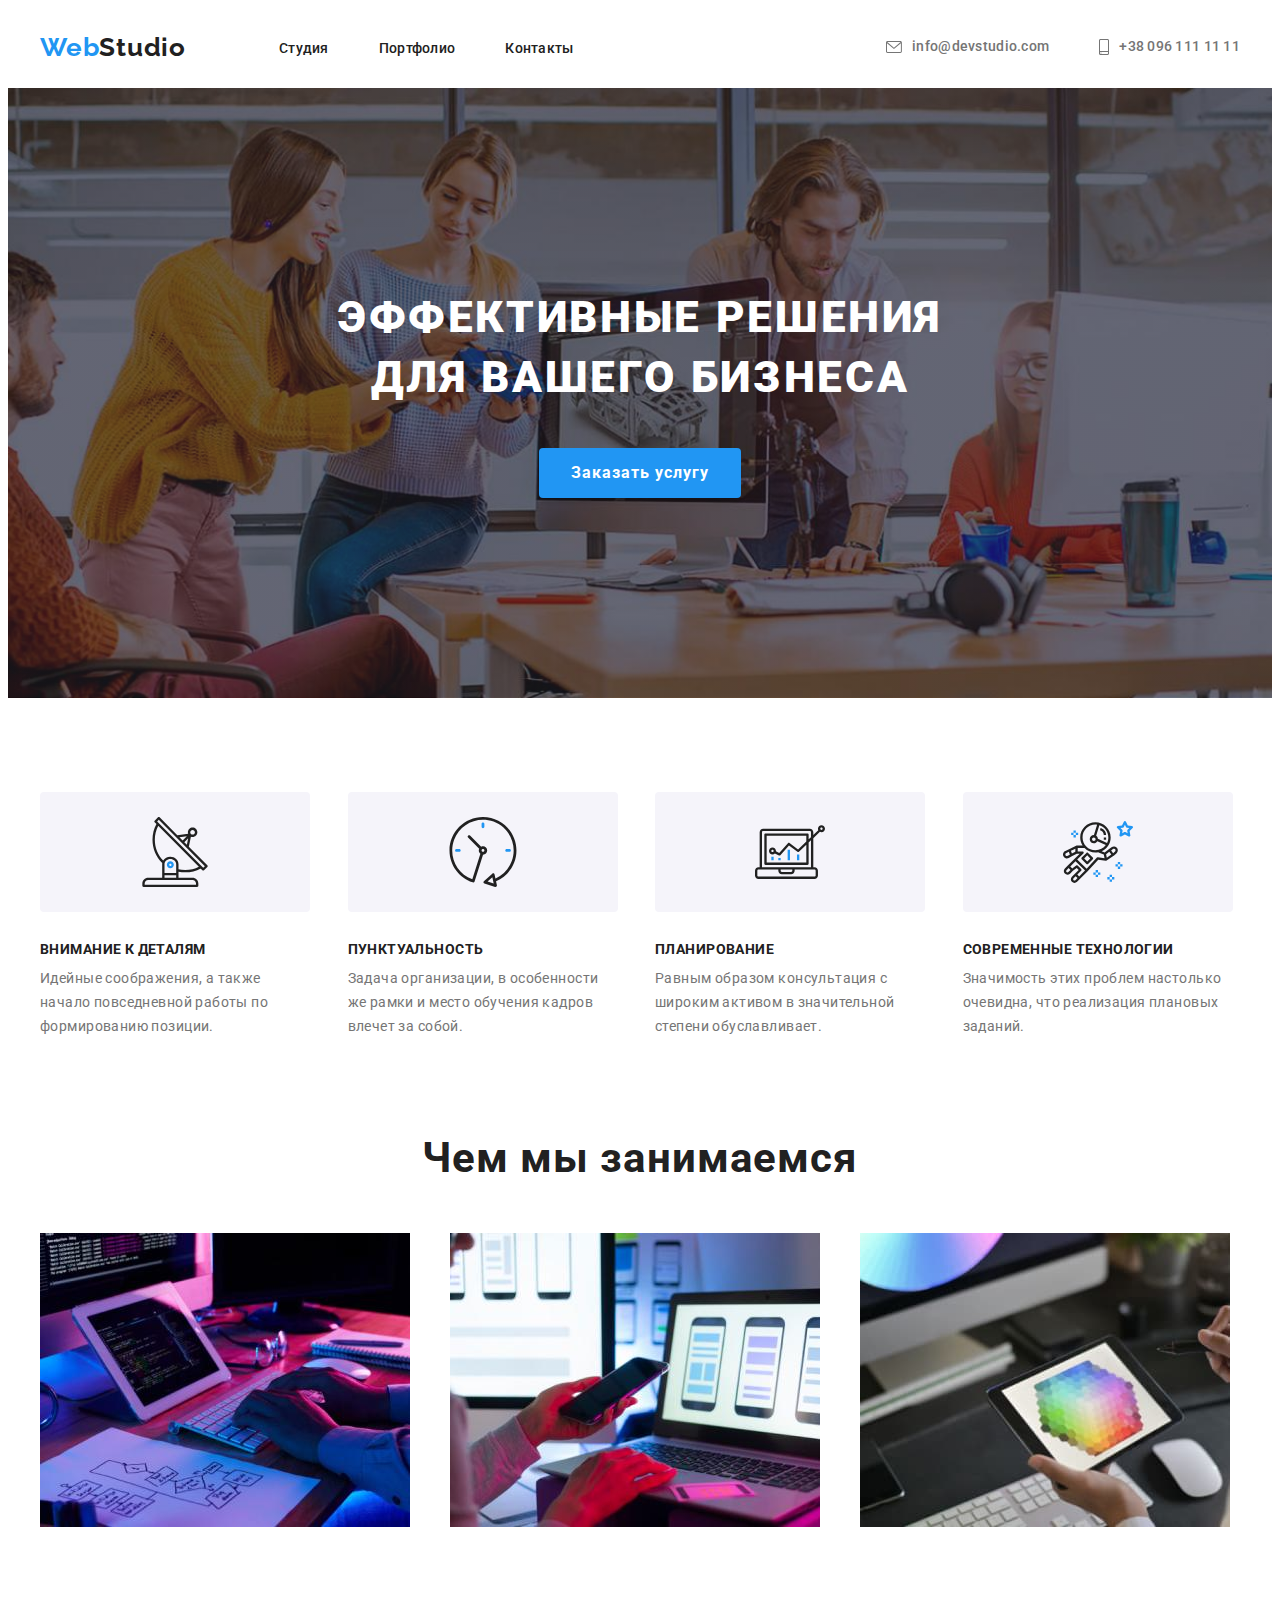
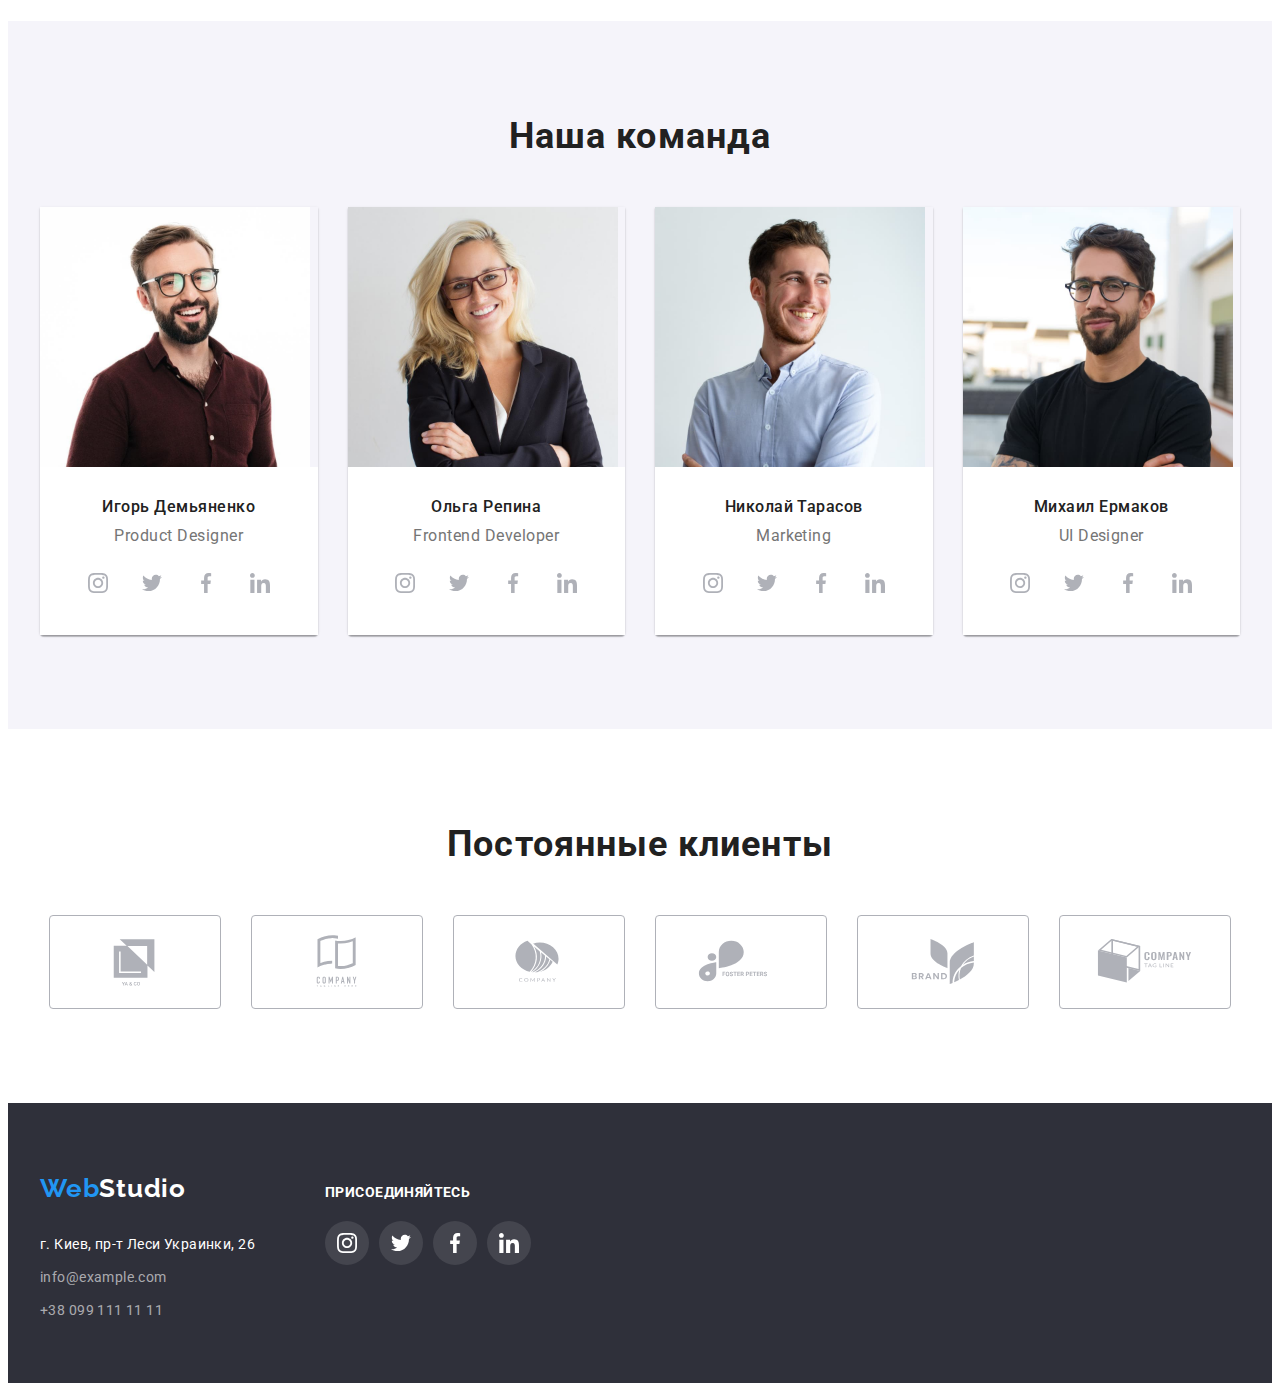
<file: index.html>
<!DOCTYPE html>
<html lang="ru">
<head>
    <meta charset="UTF-8">
    <meta http-equiv="X-UA-Compatible" content="IE=edge">
    <meta name="viewport" content="width=device-width, initial-scale=1.0">
    <title>WebStudio</title>
    <link rel="preconnect" href="https://fonts.googleapis.com">
    <link rel="preconnect" href="https://fonts.gstatic.com" crossorigin>
    <link href="https://fonts.googleapis.com/css2?family=Raleway:wght@700&family=Roboto:wght@400;500;700;900&display=swap" rel="stylesheet">
    <link rel="stylesheet" href="https://cdnjs.cloudflare.com/ajax/libs/modern-normalize/1.1.0/modern-normalize.min.css" integrity="sha512-wpPYUAdjBVSE4KJnH1VR1HeZfpl1ub8YT/NKx4PuQ5NmX2tKuGu6U/JRp5y+Y8XG2tV+wKQpNHVUX03MfMFn9Q==" crossorigin="anonymous" referrerpolicy="no-referrer" />
    <link rel="stylesheet" href="./css/styles.css">
</head>
<body>
    <header class="header">
        <div class="container header-container">
            <nav class="header-nav">
            <a lang="en" href="index.html" class="header-logo link">
                <span class="web link">Web</span>Studio
            </a>
            <ul class="list menu-list">
                <li class="menu-item"><a class="menu-link link" href="./index.html">Студия</a></li>
                <li class="menu-item"><a class="menu-link link" href="./portfolio.html">Портфолио</a></li>
                <li class="menu-item"><a class="menu-link link" href="">Контакты</a></li>
            </ul>
            </nav>
            <div class="header-connect">
            <ul class="list nav-adress">
                <li class="nav-item">
                    <a class="header-mail link nav-connect" href="mailto:info@devstudio.com">
                        <svg class="icon-mail" width="16" height="12">
                            <use href="./images/mail-tel.svg#icon-mail"></use>
                        </svg>
                        info@devstudio.com</a></li>
                <li class="nav-item">
                    <a class="header-tel link nav-connect" href="tel:+380961111111">
                        <svg class="icon-mail" width="10" height="16">
                            <use href="./images/mail-tel.svg#icon-tell"></use>
                        </svg>
                        +38 096 111 11 11</a></li>
            </ul>
            </div>
        </div>
        </header>
    <main>
        <section class="hero">
        <div class="container hero-container">
            <h1 class="headlines hero-headlines">Эффективные решения <br /> для вашего бизнеса</h1>
            <button class="button-service button-hero" type="button">Заказать услугу</button>
        </div>            
        </section>

        <section class="about">
            <div class="container about-container">
            <ul class="hero-list list about-list">
                <li class="hero-menu about-item">
                    <div class="hero-icon-list"> 
                    <svg class="hero-icon-item">
                        <use 
                        href="./images/sprite.svg#icon-antenna">
                        </use>
                    </svg>
                    </div>
                    <h3 class="hero-item about-headlines">Внимание к деталям</h3>
                    <p class="hero-pages hero-after-title">Идейные соображения, а также начало повседневной работы по формированию позиции.</p>      
                </li >
                <li class="hero-menu about-item">
                    <div class="hero-icon-list"> 
                        <svg class="hero-icon-item">
                            <use 
                            href="./images/sprite.svg#icon-clock">
                            </use>
                        </svg>
                        </div>
                    <h3 class="hero-item about-headlines">Пунктуальность</h3>
                    <p class="hero-pages hero-after-title">Задача организации, в особенности же рамки и место обучения кадров влечет за собой.</p>      
                </li>
                <li class="hero-menu about-item">
                    <div class="hero-icon-list"> 
                        <svg class="hero-icon-item">
                            <use 
                            href="./images/sprite.svg#icon-diagram">
                            </use>
                        </svg>
                        </div>
                    <h3 class="hero-item about-headlines">Планирование</h3>
                    <p class="hero-pages hero-after-title">Равным образом консультация с широким активом в значительной степени обуславливает.</p>      
                </li>
                <li class="hero-menu about-item">
                    <div class="hero-icon-list"> 
                        <svg class="hero-icon-item">
                            <use 
                            href="./images/sprite.svg#icon-astronaut">
                            </use>
                        </svg>
                        </div>
                    <h3 class="hero-item about-headlines">Современные технологии</h3>
                    <p class="hero-pages hero-after-title">Значимость этих проблем настолько очевидна, что реализация плановых заданий.</p>      
                </li>
            </ul>
            </div>
        </section>
        <section class="activity">
            <div class="container activity-container">
            <ul class="activity-list list activity-menu">
                <li class="activity-item about-activity-item">
                    <h3 class="activity-headlines">Чем мы занимаемся</h3>
                </li>
            </ul>
            <ul class="photo-list list">
                <li class="activity-photo">
                    <img src="./images/img1.jpg"
                    alt="програмирование" 
                    width="370" />
                </li>
                <li class="activity-photo">
                    <img src="./images/img2.jpg" 
                    alt="мобильные версии" 
                    width="370" />
                </li>
                <li class="activity-photo">
                    <img src="./images/img3.jpg" 
                    alt="дизайн" 
                    width="370" />
                </li>
            </ul>
            </div>
        </section>
        <section class="team">
            <div class="container team-container">
            <h2 class="headline-teams about-teams">Наша команда</h2>
            <ul class="teams-list list teams-menu">
                <li class="team-photo">
                    <img 
                    src="./images/masters-img-1.jpg" 
                    alt="Игорь Демьяненко" 
                    width="270" 
                    />
                    <div class="team-photo-description">
                    <h3 class="headline-team">
                        Игорь Демьяненко
                    </h3>
                    <p class="team-pages" lang="en">
                        Product Designer
                    </p>
                    <ul class="team-social social-list list">
                        <li class="team-icon-item">
                            <a  href="" class="team-link">
                            <svg class="team-icon-svg" width="20" height="20">
                                <use 
                                href="./images/social-link.svg#icon-instagram">
                                </use>
                            </svg>
                        </a>
                        </li>
                        <li class="team-icon-item">
                            <a  href="" class="team-link">
                            <svg class="team-icon-svg" width="20" height="20">
                                <use 
                                href="./images/social-link.svg#icon-twitter">
                                </use>
                            </svg>
                        </a>
                        </li>
                        <li class="team-icon-item">
                            <a  href="" class="team-link">
                            <svg class="team-icon-svg" width="20" height="20">
                                <use 
                                href="./images/social-link.svg#icon-facebook">
                                </use>
                            </svg>
                        </a>
                        </li>
                        <li class="team-icon-item">
                            <a  href="" class="team-link">
                            <svg class="team-icon-svg" width="20" height="20">
                                <use 
                                href="./images/social-link.svg#icon-linkedin">
                                </use>
                            </svg>
                        </a>
                        </li>
                    </ul>
                    </div>
                </li>
                <li class="team-photo">
                    <img 
                    src="./images/masters-img-2.jpg" 
                    alt="Ольга Репина" 
                    width="270" 
                    />
                <div class="team-photo-description">
                    <h3 class="headline-team">
                        Ольга Репина
                    </h3>
                    <p class="team-pages" lang="en">
                        Frontend Developer
                    </p>
                    <ul class="team-social social-list list">
                        <li class="team-icon-item">
                            <a  href="" class="team-link">
                            <svg class="team-icon-svg" width="20" height="20">
                                <use 
                                href="./images/social-link.svg#icon-instagram">
                                </use>
                            </svg>
                        </a>
                        </li>
                        <li class="team-icon-item">
                            <a  href="" class="team-link">
                            <svg class="team-icon-svg" width="20" height="20">
                                <use 
                                href="./images/social-link.svg#icon-twitter">
                                </use>
                            </svg>
                        </a>
                        </li>
                        <li class="team-icon-item">
                            <a  href="" class="team-link">
                            <svg class="team-icon-svg" width="20" height="20">
                                <use 
                                href="./images/social-link.svg#icon-facebook">
                                </use>
                            </svg>
                        </a>
                        </li>
                        <li class="team-icon-item">
                            <a  href="" class="team-link">
                            <svg class="team-icon-svg" width="20" height="20">
                                <use 
                                href="./images/social-link.svg#icon-linkedin">
                                </use>
                            </svg>
                        </a>
                        </li>
                    </ul>
                </div>
                </li>
                <li class="team-photo">
                    <img 
                    src="./images/masters-img-3.jpg" 
                    alt="Николай Тарасов" 
                    width="270" 
                    />
                <div class="team-photo-description">
                    <h3 class="headline-team">
                        Николай Тарасов
                    </h3>
                    <p class="team-pages" lang="en">
                        Marketing
                    </p>
                    <ul class="team-social social-list list">
                        <li class="team-icon-item">
                            <a  href="" class="team-link">
                            <svg class="team-icon-svg" width="20" height="20">
                                <use 
                                href="./images/social-link.svg#icon-instagram">
                                </use>
                            </svg>
                        </a>
                        </li>
                        <li class="team-icon-item">
                            <a  href="" class="team-link">
                            <svg class="team-icon-svg" width="20" height="20">
                                <use 
                                href="./images/social-link.svg#icon-twitter">
                                </use>
                            </svg>
                        </a>
                        </li>
                        <li class="team-icon-item">
                            <a  href="" class="team-link">
                            <svg class="team-icon-svg" width="20" height="20">
                                <use 
                                href="./images/social-link.svg#icon-facebook">
                                </use>
                            </svg>
                        </a>
                        </li>
                        <li class="team-icon-item">
                            <a  href="" class="team-link">
                            <svg class="team-icon-svg" width="20" height="20">
                                <use 
                                href="./images/social-link.svg#icon-linkedin">
                                </use>
                            </svg>
                        </a>
                        </li>
                    </ul>
                </div>
                </li>
                <li class="team-photo">
                    <img 
                    src="./images/masters-img-4.jpg" 
                    alt="Михаил Ермаков" 
                    width="270" 
                    />
                <div class="team-photo-description">
                    <h3 class="headline-team">
                        Михаил Ермаков
                    </h3>
                    <p class="team-pages" lang="en">
                        UI Designer
                    </p>
                    <ul class="team-social social-list list">
                        <li class="team-icon-item">
                            <a  href="" class="team-link">
                            <svg class="team-icon-svg" width="20" height="20">
                                <use 
                                href="./images/social-link.svg#icon-instagram">
                                </use>
                            </svg>
                        </a>
                        </li>
                        <li class="team-icon-item">
                            <a  href="" class="team-link">
                            <svg class="team-icon-svg" width="20" height="20">
                                <use 
                                href="./images/social-link.svg#icon-twitter">
                                </use>
                            </svg>
                        </a>
                        </li>
                        <li class="team-icon-item">
                            <a  href="" class="team-link">
                            <svg class="team-icon-svg" width="20" height="20">
                                <use 
                                href="./images/social-link.svg#icon-facebook">
                                </use>
                            </svg>
                        </a>
                        </li>
                        <li class="team-icon-item">
                            <a  href="" class="team-link">
                            <svg class="team-icon-svg" width="20" height="20">
                                <use 
                                href="./images/social-link.svg#icon-linkedin">
                                </use>
                            </svg>
                        </a>
                        </li>
                    </ul>
                </div>
                </li>
            </ul>
        </div>
        </section>
        <section class="customers">
            <div class="container">
            <h2 class="headline-customers">Постоянные клиенты</h2>
            <ul class="customer-list list">
                <li class="customer-icon-list">
                    <a  href="" class="customer-link">
                    <svg class="customer-icon-item">
                        <use 
                        href="./images/customers.svg#icon-logo1">
                        </use>
                    </svg>
                </a>
                </li>
                <li class="customer-icon-list">
                    <a  href="" class="customer-link">
                    <svg class="customer-icon-item">
                        <use 
                        href="./images/customers.svg#icon-logo2">
                        </use>
                    </svg>
                </a>
                </li>
                <li class="customer-icon-list">
                    <a  href="" class="customer-link">
                    <svg class="customer-icon-item">
                        <use 
                        href="./images/customers.svg#icon-logo3">
                        </use>
                    </svg>
                </a>
                </li>
                <li class="customer-icon-list">
                    <a  href="" class="customer-link">
                    <svg class="customer-icon-item">
                        <use 
                        href="./images/customers.svg#icon-logo4">
                        </use>
                    </svg>
                </a>
                </li>
                <li class="customer-icon-list">
                    <a  href="" class="customer-link">
                    <svg class="customer-icon-item">
                        <use 
                        href="./images/customers.svg#icon-logo5">
                        </use>
                    </svg>
                </a>
                </li>
                <li class="customer-icon-list">
                    <a  href="" class="customer-link">
                    <svg class="customer-icon-item">
                        <use 
                        href="./images/customers.svg#icon-logo6">
                        </use>
                    </svg>
                </a>
                </li>

            </ul>
            </div>
        </section>
    </main>

        <footer class="footer">
            <div class="container footer-container">


                <div class="address-footer">
                <a lang="en" href="index.html" class="logo-footer link">
                <span class="web link">Web</span>Studio
                </a>                  
            <address class="footer-adress">
                <ul class="footer-list list">
                    <li class="footer-item">
                        <a class="footer-item-link link" href="https://goo.gl/maps/RkRpiGDQGRwnNrZ36" 
                        target="_blank" 
                        rel="noopener noreferrer">
                        г. Киев, пр-т Леси Украинки, 26
                        </a>
                    </li>
                    <li class="footer-item">
                        <a class="footer-link link" href="mailto:info@example.com">
                            info@example.com
                        </a>
                    </li>
                    <li class="footer-item">
                        <a class="footer-link link" href="tel:+380991111111">
                            +38 099 111 11 11
                        </a>
                    </li>
                </ul>
            </address>
            </div>



        <div class="social-footer">
            <h2 class="footer-title">присоединяйтесь</h2>
            <ul class="footer-icon-list list">
                <li class="footer-icon-item">
                    <a href="" class="footer-icon-link" >
                        <svg class="footer-icon-svg" width="20" height="20">
                            <use href="./images/social-link.svg#icon-instagram">
                            </use>
                        </svg>
                    </a>
                </li>
                <li class="footer-icon-item">
                    <a href="" class="footer-icon-link" >
                        <svg class="footer-icon-svg" width="20" height="20">
                            <use href="./images/social-link.svg#icon-twitter">
                            </use>
                        </svg>
                    </a>
                </li>
                <li class="footer-icon-item">
                    <a href="" class="footer-icon-link" >
                        <svg class="footer-icon-svg" width="20" height="20">
                            <use href="./images/social-link.svg#icon-facebook">
                            </use>
                        </svg>
                    </a>
                </li>
                <li class="footer-icon-item">
                    <a href="" class="footer-icon-link" >
                        <svg class="footer-icon-svg" width="20" height="20">
                            <use href="./images/social-link.svg#icon-linkedin">
                            </use>
                        </svg>
                    </a>
                </li>
            </ul>
        </div>
    </div>
        </footer>
</body>
</html>
</file>
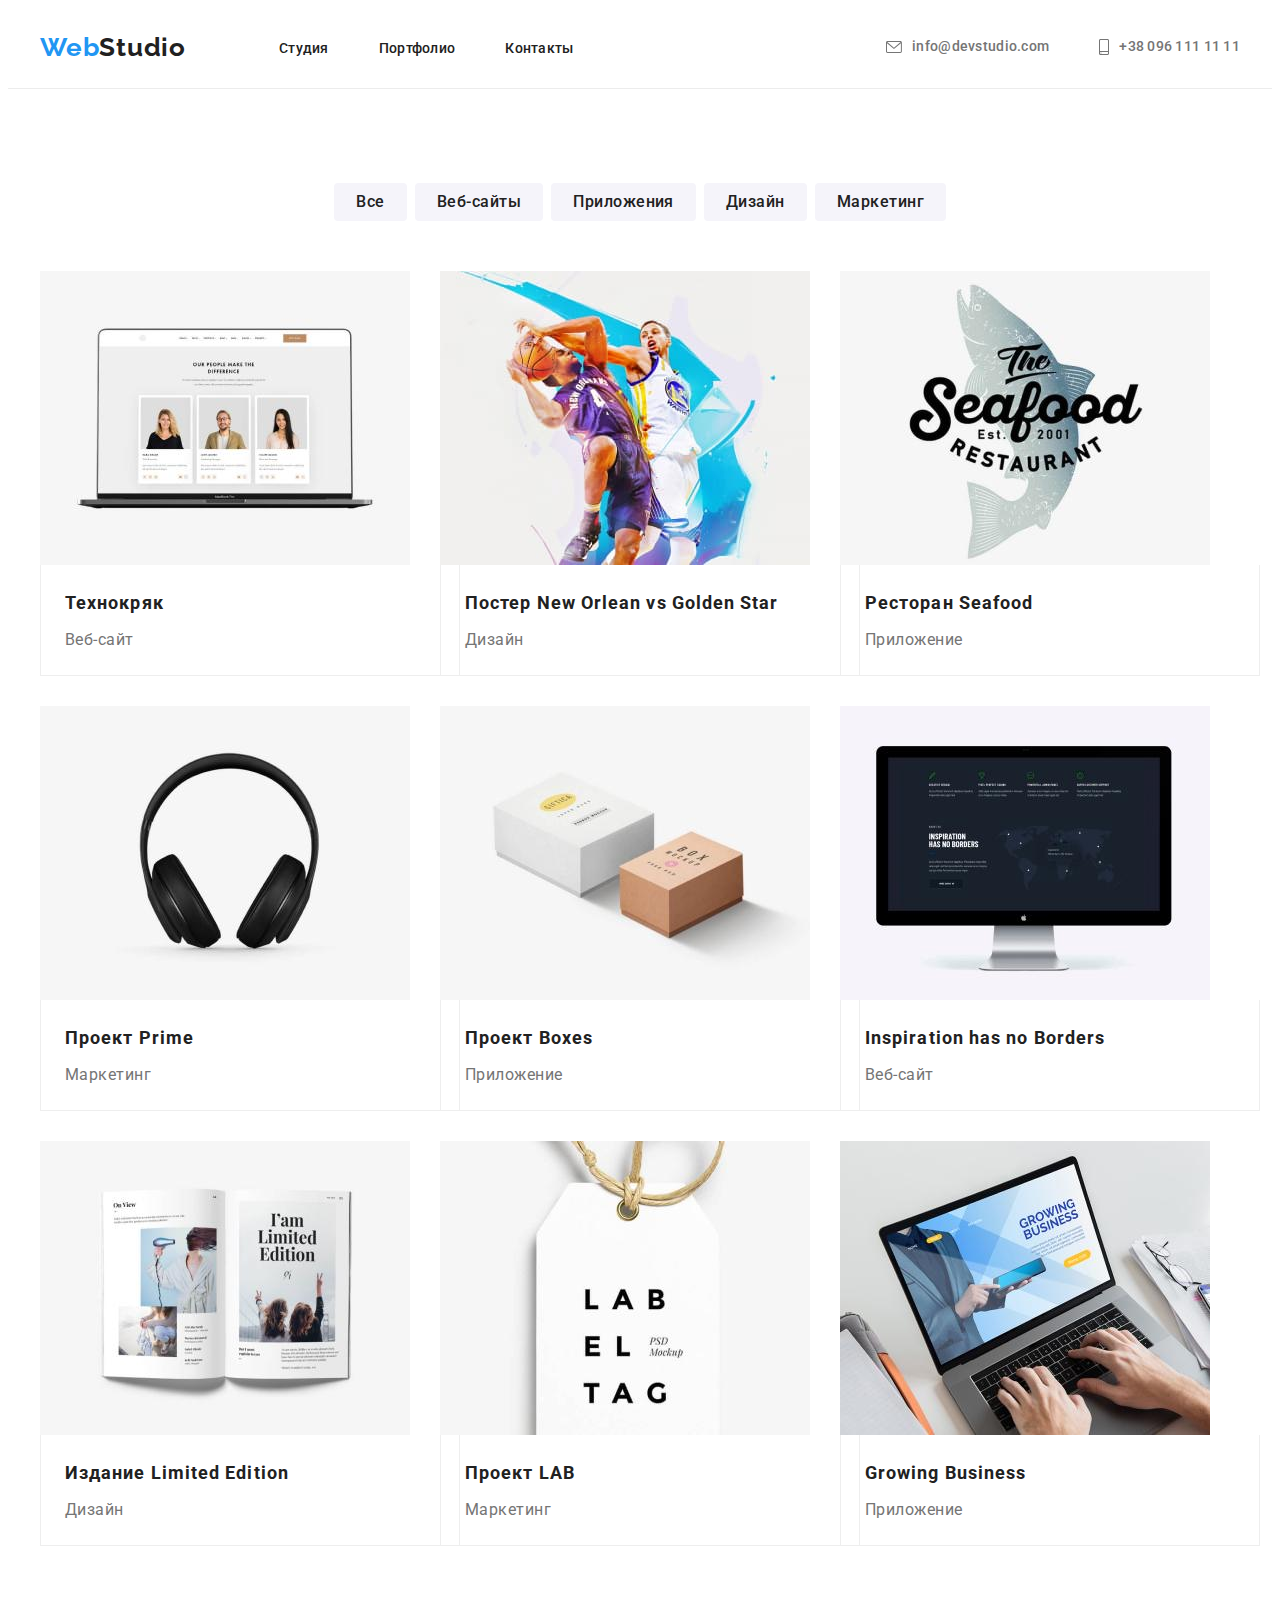
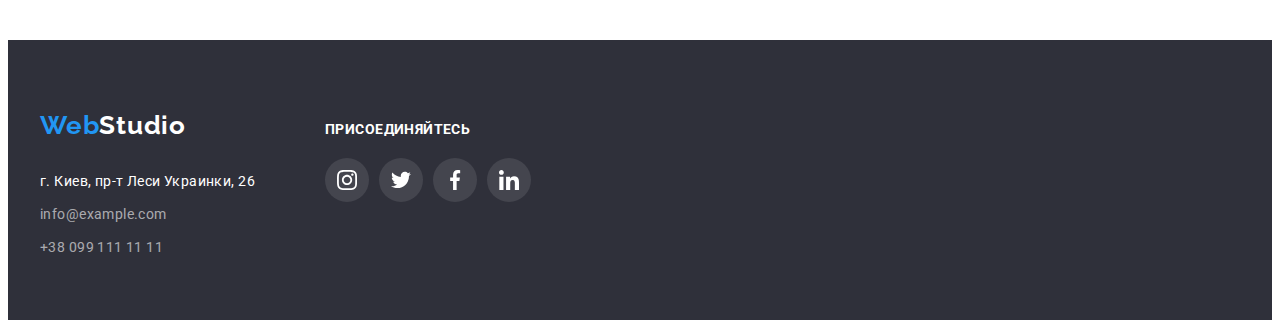
<file: portfolio.html>
<!DOCTYPE html>
<html lang="ru">
  <head>
    <meta charset="UTF-8" />
    <meta http-equiv="X-UA-Compatible" content="IE=edge" />
    <meta name="viewport" content="width=device-width, initial-scale=1.0" />
    <title>WebStudio</title>
    <link rel="preconnect" href="https://fonts.googleapis.com" />
    <link rel="preconnect" href="https://fonts.gstatic.com" crossorigin />
    <link
      href="https://fonts.googleapis.com/css2?family=Raleway:wght@700&family=Roboto:wght@400;500;700;900&display=swap"
      rel="stylesheet"
    />
    <link
      rel="stylesheet"
      href="https://cdnjs.cloudflare.com/ajax/libs/modern-normalize/1.1.0/modern-normalize.min.css"
      integrity="sha512-wpPYUAdjBVSE4KJnH1VR1HeZfpl1ub8YT/NKx4PuQ5NmX2tKuGu6U/JRp5y+Y8XG2tV+wKQpNHVUX03MfMFn9Q=="
      crossorigin="anonymous"
      referrerpolicy="no-referrer"
    />
    <link rel="stylesheet" href="./css/styles.css" />
  </head>
  <body>
    <header class="header header-line">
      <div class="container header-container">
          <nav class="header-nav">
          <a lang="en" href="index.html" class="header-logo link">
              <span class="web link">Web</span>Studio
          </a>
          <ul class="list menu-list">
              <li class="menu-item"><a class="menu-link link" href="./index.html">Студия</a></li>
              <li class="menu-item"><a class="menu-link link" href="./portfolio.html">Портфолио</a></li>
              <li class="menu-item"><a class="menu-link link" href="">Контакты</a></li>
          </ul>
          </nav>
          <div class="header-connect">
          <ul class="list nav-adress">
              <li class="nav-item">
                  <a class="header-mail link nav-connect" href="mailto:info@devstudio.com">
                      <svg class="icon-mail" width="16" height="12">
                          <use href="./images/mail-tel.svg#icon-mail"></use>
                      </svg>
                      info@devstudio.com</a></li>
              <li class="nav-item">
                  <a class="header-tel link nav-connect" href="tel:+380961111111">
                      <svg class="icon-mail" width="10" height="16">
                          <use href="./images/mail-tel.svg#icon-tell"></use>
                      </svg>
                      +38 096 111 11 11</a></li>
          </ul>
          </div>
      </div>
      </header>
    <main>
      <section class="buttons">
        <div class="container">
          <ul class="buttons-menu buttons-container list">
            <li class="button-item">
              <button class="button-chapter" type="button">Все</button>
            </li>
            <li class="button-item">
              <button class="button-chapter" type="button">Веб-сайты</button>
            </li>
            <li class="button-item">
              <button class="button-chapter" type="button">Приложения</button>
            </li>
            <li class="button-item">
              <button class="button-chapter" type="button">Дизайн</button>
            </li>
            <li class="button-item">
              <button class="button-chapter" type="button">Маркетинг</button>
            </li>
          </ul>
          <ul class="photo-menu list">
            <li class="photo-item">
              <a href="" class="photo-focus link">
              <img src="./images/portfolio/techno-crack.jpg" alt="техно-кряк" width="370" />
              <div class="photo-description">
                <h3 class="photo-headline">Технокряк</h3>
                <p class="photo-pages">Веб-сайт</p>
              </div>
            </a>
            </li>
            <li class="photo-item">
              <a href="" class="photo-focus link">
              <img src="./images/portfolio/bascketbal.jpg" alt="Баскетбол" width="370" />
              <div class="photo-description">
                <h3 class="photo-headline">
                  Постер <span lang="en">New Orlean vs Golden Star</span>
                </h3>
                <p class="photo-pages">Дизайн</p>
              </div>
            </a>
            </li>
            <li class="photo-item">
              <a href="" class="photo-focus link">
              <img src="./images/portfolio/seafood.jpg" alt="Ресторан" width="370" />
              <div class="photo-description">
                <h3 class="photo-headline">Ресторан <span lang="en">Seafood</span></h3>
                <p class="photo-pages">Приложение</p>
              </div>
            </a>
            </li>
            <li class="photo-item">
              <a href="" class="photo-focus link">
              <img src="./images/portfolio/prime.jpg" alt="Наушники" width="370" />
              <div class="photo-description">
                <h3 class="photo-headline">Проект <span lang="en">Prime</span></h3>
                <p class="photo-pages">Маркетинг</p>
              </div>
            </a>
            </li>
            <li class="photo-item">
              <a href="" class="photo-focus link">
              <img src="./images/portfolio/boxes.jpg" alt="коробки" width="370" />
              <div class="photo-description">
                <h3 class="photo-headline">Проект <span lang="en">Boxes</span></h3>
                <p class="photo-pages">Приложение</p>
              </div>
            </a>
            </li>
            <li class="photo-item">
              <a href="" class="photo-focus link">
              <img src="./images/portfolio/borders.jpg" alt="интерактивная карта" width="370" />
              <div class="photo-description">
                <h3 lang="en" class="photo-headline">Inspiration has no Borders</h3>
                <p class="photo-pages">Веб-сайт</p>
              </div>
            </a>
            </li>
            <li class="photo-item">
              <a href="" class="photo-focus link">
              <img src="./images/portfolio/limited-edition.jpg" alt="издание" width="370" />
              <div class="photo-description">
                <h3 class="photo-headline">Издание <span lang="en">Limited Edition</span></h3>
                <p class="photo-pages">Дизайн</p>
              </div>
            </a>
            </li>
            <li class="photo-item">
              <a href="" class="photo-focus link">
              <img src="./images/portfolio/lab.jpg" alt="лаборатория" width="370" />
              <div class="photo-description">
                <h3 class="photo-headline">Проект <span lang="en">LAB</span></h3>
                <p class="photo-pages">Маркетинг</p>
              </div>
            </a>
            </li>
            <li class="photo-item">
              <a href="" class="photo-focus link">
              <img src="./images/portfolio/business.jpg" alt="бизнес" width="370" />
              <div class="photo-description">
                <h3 lang="en" class="photo-headline">Growing Business</h3>
                <p class="photo-pages">Приложение</p>
              </div>
            </a>
            </li>
          </ul>
        </div>
      </section>
    </main>
    <footer class="footer">
      <div class="container footer-container">
        <div class="address-footer">
          <a lang="en" href="index.html" class="logo-footer link">
            <span class="web link">Web</span>Studio
          </a>
          <address class="footer-adress">
            <ul class="footer-list list">
              <li class="footer-item">
                <a
                  class="footer-item-link link"
                  href="https://goo.gl/maps/RkRpiGDQGRwnNrZ36"
                  target="_blank"
                  rel="noopener noreferrer"
                >
                  г. Киев, пр-т Леси Украинки, 26
                </a>
              </li>
              <li class="footer-item">
                <a class="footer-link link" href="mailto:info@example.com"> info@example.com </a>
              </li>
              <li class="footer-item">
                <a class="footer-link link" href="tel:+380991111111"> +38 099 111 11 11 </a>
              </li>
            </ul>
          </address>
        </div>

        <div class="social-footer">
          <h2 class="footer-title">присоединяйтесь</h2>
          <ul class="footer-icon-list list">
            <li class="footer-icon-item">
              <a href="" class="footer-icon-link">
                <svg class="footer-icon-svg" width="20" height="20">
                  <use href="./images/social-link.svg#icon-instagram"></use>
                </svg>
              </a>
            </li>
            <li class="footer-icon-item">
              <a href="" class="footer-icon-link">
                <svg class="footer-icon-svg" width="20" height="20">
                  <use href="./images/social-link.svg#icon-twitter"></use>
                </svg>
              </a>
            </li>
            <li class="footer-icon-item">
              <a href="" class="footer-icon-link">
                <svg class="footer-icon-svg" width="20" height="20">
                  <use href="./images/social-link.svg#icon-facebook"></use>
                </svg>
              </a>
            </li>
            <li class="footer-icon-item">
              <a href="" class="footer-icon-link">
                <svg class="footer-icon-svg" width="20" height="20">
                  <use href="./images/social-link.svg#icon-linkedin"></use>
                </svg>
              </a>
            </li>
          </ul>
        </div>
      </div>
    </footer>
  </body>
</html>
</file>
<file: css/styles.css>
:root {
    --header-color: #2196F3;
    --primary-title-color: #ffffff;
    --second-text-color: #757575;
    --headlines-text-color: #212121; 
    --footer-text-color: rgba(255, 255, 255, 0.6);
}

p, h1, h2, h3, h4, h5, h6 {
    margin: 0;
}

ul {
    margin: 0;
    padding: 0;
}

.container {
    width: 1200px;
    padding-left: 15px;
    padding-right: 15px;
    margin: 0 auto;
}



body {
    font-family: 'Roboto', sans-serif;
}


.list {
    list-style: none;
}

.link {
    text-decoration: none;
}

img {
    display: block;
}

/* ----------------------header------------------ */

.web {
font-family: Raleway;
font-weight: 700;
font-size: 26px;
line-height: 1.19;
letter-spacing: 0.03em;
color:var(--header-color);
}


.header {
    padding-top: 24px;
    padding-bottom: 25px;
}

.header-line {
    border-bottom: 1px solid #ECECEC;
}



.header-logo {
    margin-right: 93px;
}

.header-container {
    display: flex;
    align-items: center;
}


.header-logo {
font-family: Raleway;
font-weight: 700;
font-size: 26px;
line-height: 1.19;
letter-spacing: 0.03em;
color: var(--headlines-text-color);
}


.header-connect {
    margin-left: auto;
}

.header-nav {
    display: flex;
    align-items: center;
}


.nav-adress {
    display: flex;
}


.menu-list {
    display: flex;
}

.menu-item:not(:last-child) {
    margin-right: 50px;
}

.nav-adress .nav-item + .nav-item {
    margin-left: 50px;
}

.icon-mail {
    margin-right: 10px;
    fill: #757575;
}


.menu-link {
font-weight: 500;
font-size: 14px;
line-height: 1.14;
letter-spacing: 0.02em;
color: var(--headlines-text-color)
}


.menu-link:focus, .menu-link:hover {
    color: var(--header-color);
}

.header-connect {
    display: flex;
    align-items: baseline;
}

.header-tel {
font-weight: 500;
font-size: 14px;
line-height: 1.14;
letter-spacing: 0.02em;
color: var(--second-text-color);
display: flex;
}

.header-tel:focus, .header-tel:hover {
    color: var(--header-color);
}

.header-tel:focus .icon-mail, .header-tel:hover .icon-mail {
    fill: var(--header-color);
}

.header-mail {
    display: flex;
    align-items: center;
}

.header-mail {
font-weight: 500;
font-size: 14px;
line-height: 1.14;
letter-spacing: 0.02em;
color: var(--second-text-color);
}

.header-mail:focus, .header-mail:hover {
    color: var(--header-color);
}

.header-mail:focus .icon-mail, .header-mail:hover .icon-mail {
    fill: var(--header-color);
}



/* ----------------------hero----------------- */

.hero {
    background-color: #2F303A;
    padding: 200px 0;
    text-align: center;
    background-image: linear-gradient(
        rgba(47, 48, 58, 0.4), 
        rgba(47, 48, 58, 0.4)
        ), 
        url(../images/header-bg.jpg);
    background-repeat: no-repeat;
    background-size: cover;
    background-position: center;
    
}




.headlines { 
font-weight: 900;
font-size: 44px;
line-height: 1.36;
letter-spacing: 0.06em;
text-transform: uppercase;
color:var(--primary-title-color);
}



.hero-headlines {
    margin: 0 auto;
    width: 696px;
    margin-bottom: 40px;
    }

.button-hero {
    border: none;
}

.button-service {
box-shadow: 0px 4px 4px rgba(0, 0, 0, 0.15);
border-radius: 4px;
padding: 10px 32px;
font-weight: 700;
font-size: 16px;
line-height: 1.87;
letter-spacing: 0.06em;
color: var(--primary-title-color);
background-color: #2196F3;
}


.button-service {
font-family: inherit;
cursor: pointer;   
}



.about {
    padding-top: 94px;
    padding-bottom: 94px;
}

.about-headlines {
    margin-bottom: 10px;
    width: 270px;
    margin-top: 30px;
}


.about-list {
    display: flex;
    flex-wrap: wrap;
    margin-left: -30px;
    }

.about-item {
    flex-basis: calc(100% / 4 - 30px);
    margin-left: 30px;
}

.about-item:nth-child(4n) {
    margin-right: 0;
}

.about-item:nth-last-child(-n + 4) {
    margin-bottom: 0;
}

.hero-icon-list {
    width: 270px;
    height: 120px;
    background: #F5F4FA;
    display: flex;
    border-radius: 4px;
    justify-content: center;
    
}




.hero-icon-item {
    width: 70px;
    height: 70px;
    margin: 0 auto;
    display: block;
    margin-top: 25px;
    margin-bottom: 25px;
}

.hero-icon-menu {
    display: flex;
}

.hero-icon-menu {
    flex-wrap: wrap;
    margin-left: -30px;
    padding-bottom: 30px;
    }

.hero-icon-list {
    flex-basis: calc(100% / 4 - 30px);
    /* margin-left: 30px; */
}


.hero-item {
    font-weight: 700;
    font-size: 14px;
    line-height: 1.14;
    letter-spacing: 0.03em;
    text-transform: uppercase;
        color: var(--headlines-text-color)
}

.hero-pages {
    font-weight: 400;
    font-size: 14px;
    line-height: 1.71;
    letter-spacing: 0.03em;
    color: var(--second-text-color);
}

.hero-after-title {
    width: 270px;
}


.activity-item {
font-weight: 700;
font-size: 36px;
line-height: 1.17;
letter-spacing: 0.03em;
color: var(--headlines-text-color);
}

.nav-item {
    display: flex;
}

.nav-adress .nav-item + .nav-item {
    margin-left: 50px;
}


/* conteiner activity 65 */

.about-activity-item {
    text-align: center;
}

.activity {
    padding-bottom: 94px;
}

.activity-headlines {
    margin-bottom: 50px;
}

.photo-list {
    display: flex;
    flex-wrap: wrap;
    margin-left: -30px;   
}

.activity-photo {
    flex-basis: calc(100% / 3 - 30px);
    margin-left: 30px;
}





/* conteiner activity 65 */



.headline-teams {
font-weight: 700;
font-size: 36px;
line-height: 1.17;
letter-spacing: 0.03em;
color: var(--headlines-text-color);
}

.headline-team {
font-weight: 500;
font-size: 16px;
line-height: 1.19;
letter-spacing: 0.03em;
color: var(--headlines-text-color);
}

.team-pages {
font-weight: 400;
font-size: 16px;
line-height: 1.19;
letter-spacing: 0.03em;
color: var(--second-text-color);
}


/* team 91 */

.team {
    padding-top: 94px;
    padding-bottom: 94px;
}


.about-teams {
    text-align: center;
    margin-bottom: 50px;
}

.team {
    background-color: #F5F4FA;
    }

.teams-menu {
    display: flex;
    flex-wrap: wrap;
    margin-left: -30px; 
}

.team-photo {
    flex-basis: calc(100% / 4 - 30px);
    margin-left: 30px;
    box-shadow: 0px 1px 3px rgba(0, 0, 0, 0.12), 0px 1px 1px rgba(0, 0, 0, 0.14), 0px 2px 1px rgba(0, 0, 0, 0.2);
    border-radius: 0px 0px 4px 4px;
}

.team-photo-description {
    padding-top: 30px;
    padding-bottom: 30px;
    text-align: center;
    background-color: #ffffff;
}

.team-pages {
    padding-top: 10px;
    text-align: center;
    margin-bottom: 16px;
}

.team-icon-item {
    width: 44px;
    height: 44px;
}

.team-icon-item {
    margin-right: 10px;
}

.team-icon-item:last-child {
margin-right: 0;
}

.team-icon-svg {
fill: #afb1b8;
}

.team-link:focus, .team-link:hover {
    background-color: #2196F3;
}

.team-link:focus .team-icon-svg, .team-link:hover .team-icon-svg {
    fill: #ffffff;
}


.team-link {
    width: 100%;
    height: 100%;
    background-color: #ffffff;
    border-radius: 50%;
    display: flex;
    align-items: center;
    justify-content: center;
}

.social-list {
    display: flex;
    justify-content: center;
}


/* container customers 160 */
.customers {
    padding-top: 94px;
    padding-bottom: 94px;
    align-items: center;
}

.customer-icon-list:not(:last-child) {
    margin-right: 30px;
}



    .customer-link {
        width: 170px;
        height: 92px;
        display: block;
        border: 1px solid #AFB1B8;
        border-radius: 4px;
        }

    .customer-link:hover, .customer-link:focus {
        border-color: #2196F3;
    }

    .customer-link:hover .customer-icon-item,
    .customer-link:focus .customer-icon-item {
        fill: #2196F3;
    }

    .customer-icon-item {
        fill: #afb1b8;
    }

    .customer-list{
        display: flex;
        justify-content: center;
        margin-top: 50px;
    }

.customer-icon-item {
    width: 106px;
    height: 60px;
    margin: 0 auto;
    margin-top: 16px;
    margin-bottom: 16px;
    margin-left: 32px;
    }

.headline-customers { 
font-weight: 700;
font-size: 36px;
line-height: 1.17;
text-align: center;
letter-spacing: 0.03em;
color: var(--headlines-text-color);
}



/* -------------footer 160----------------- */
.logo-footer {
    font-family: Raleway;
    font-weight: 700;
    font-size: 26px;
    line-height: 1.93;
    letter-spacing: 0.03em;
    color: var(--primary-title-color);
}

.footer-icon-list {
    display: flex;
    justify-content: center;
}

.footer{
    background-color: #2F303A;
}

.footer-icon-svg {
    fill: #ffffff;
}




.footer {
    padding: 60px 0
}

.footer-adress {
    margin-top: 20px;
}

.footer-list .footer-item + .footer-item {
    margin-top: 9px;
}

.footer-title {
font-style: normal;
font-weight: 700;
font-size: 14px;
line-height: 1.14;
letter-spacing: 0.03em;
text-transform: uppercase;
color: #FFFFFF;
margin-bottom: 20px;
}



.footer-link {
font-weight: 400;
font-size: 14px;
line-height: 1.71;
letter-spacing: 0.03em;
color: var(--footer-text-color);
}

.footer-item-link {
font-weight: 400;
font-size: 14px;
line-height: 1.71;
letter-spacing: 0.03em;
color: var(--primary-title-color);
}

.footer-list {
    font-style: normal;
}



.footer-container {
    display: flex;
    align-items: baseline;
}


.footer-icon-link {
    width: 100%;
    height: 100%;
    background-color: rgba(255, 255, 255, 0.1);;
    border-radius: 50%;
    display: flex;
    align-items: center;
    justify-content: center;
}

.footer-icon-link:hover, .footer-icon-link:focus {
    background: #2196f3;
}

.footer-icon-item:not(:last-child) {
    margin-right: 10px;
}


.footer-icon-item {
    width: 44px;
    height: 44px;
}


.address-footer {
    margin-right: 70px;
}


.footer-link:hover, .footer-link:focus {
    color: var(--primary-title-color);
}

/* porfolio main*/
.button-item:not(:last-child) {
    margin-right: 8px;
}


.buttons-container {
    display: flex;
    justify-content: center;
    margin-bottom: 50px;
}

.buttons {
    padding-top: 94px;
    padding-bottom: 94px;
}


.button-chapter {
cursor: pointer;
font-family: inherit;
}

.button-chapter {
padding: 6px 22px;
min-width: 73px;
font-weight: 500;
font-size: 16px;
line-height: 1.62;
letter-spacing: 0.03em;
color: var(--headlines-text-color);
background: #F5F4FA;
border-radius: 4px;
border: transparent;
}

.button-chapter:hover,
.button-chapter:focus {
    background-color: var(--header-color);
    box-shadow: 0px 3px 1px rgba(0, 0, 0, 0.1), 0px 1px 2px rgba(0, 0, 0, 0.08), 0px 2px 2px rgba(0, 0, 0, 0.12);
    border-radius: 4px;
}


.button-chapter:focus, .button-chapter:hover {
color: var(--primary-title-color);
}


.photo-headline {
font-weight: 700;
font-size: 18px;
line-height: 2.00;
letter-spacing: 0.06em;
padding-bottom: 4px;
color: var(--headlines-text-color);
}

.photo-pages {
font-weight: 400;
font-size: 16px;
line-height: 1.87;
letter-spacing: 0.03em;
color: var(--second-text-color);
}

.photo-menu {
    display: flex;
    flex-wrap: wrap;
    margin-left: -30px;
    margin: 0 auto;
    }

    .photo-focus:focus, .photo-focus:hover {
        box-shadow: 0px 1px 1px rgba(0, 0, 0, 0.12), 0px 4px 4px rgba(0, 0, 0, 0.06),
        1px 4px 6px rgba(0, 0, 0, 0.16);
        display: block;
    }

.photo-item {
    flex-basis: calc(100% / 3 - 30px);
    width: 370px;
}

.photo-item:nth-child(3n) {
    margin-right: 0;
}

.photo-item:nth-last-child(-n + 3) {
    margin-bottom: 0;
}

.photo-item {
    margin-left: 0;
    margin-right: 30px;
    margin-bottom: 30px;
}

.photo-description {
    padding: 20px 24px;
    width: 370px;
    border: 1px solid #EEEEEE;;
    border-top: 0;
</file>
